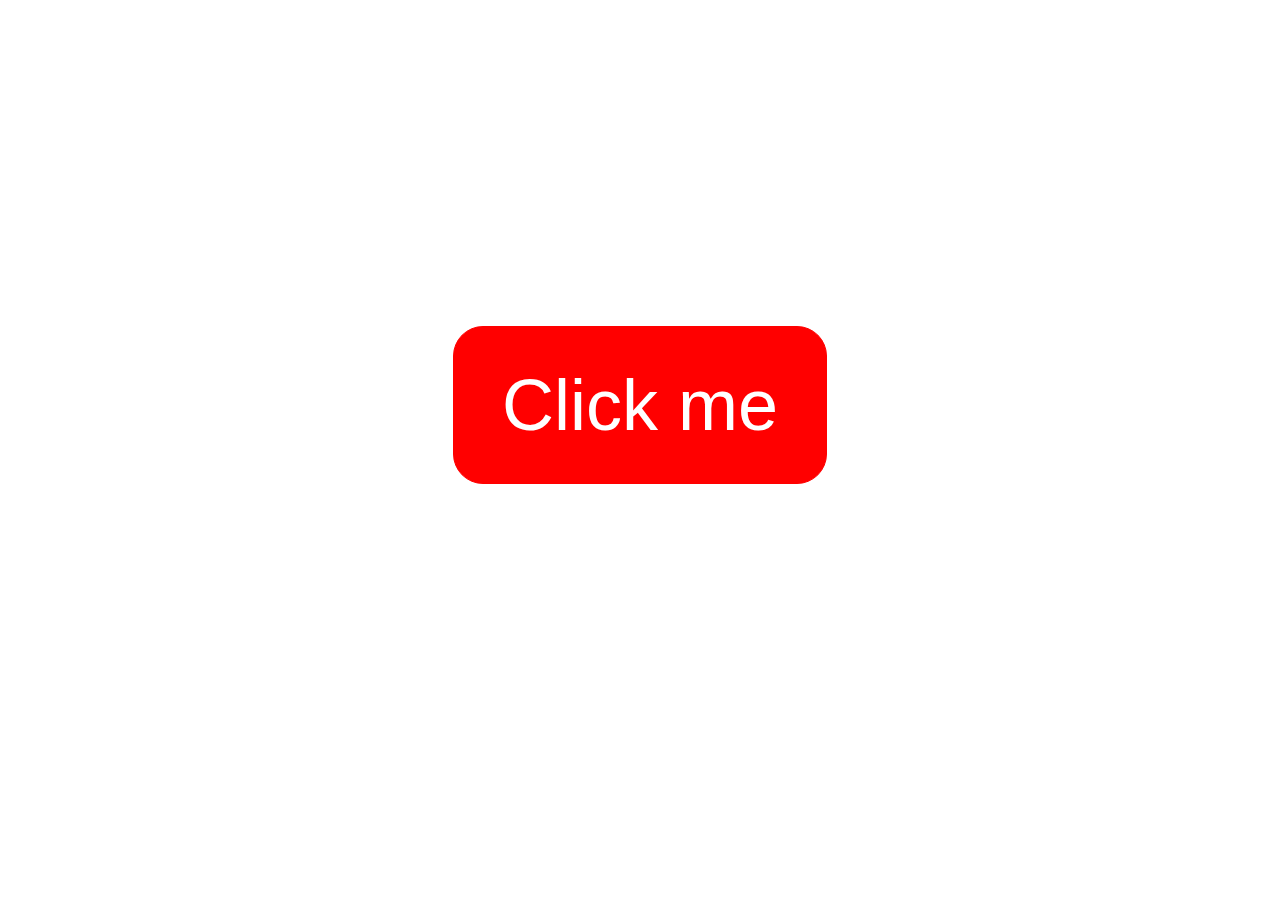
<file: index.html>
<!DOCTYPE html>
<html lang="en">

<head>
    <meta charset="UTF-8" />
    <meta name="viewport" content="width=device-width, initial-scale=1.0" />
    <title>Your title here</title>
    <link rel="stylesheet" href="css/reset.css" />
    <link rel="stylesheet" href="css/style.css" />
</head>

<body>
    <header class="header">
    </header>
    
    <main>
        <section class="section container">
            <!-- <button onclick="document.location='fuck.html'">Click me</button> -->
            <a href="fuck.html">
                <button>Click me</button>
            </a>
        </section>
    </main>

    <footer>
        
    </footer>
</body>

</html>
</file>
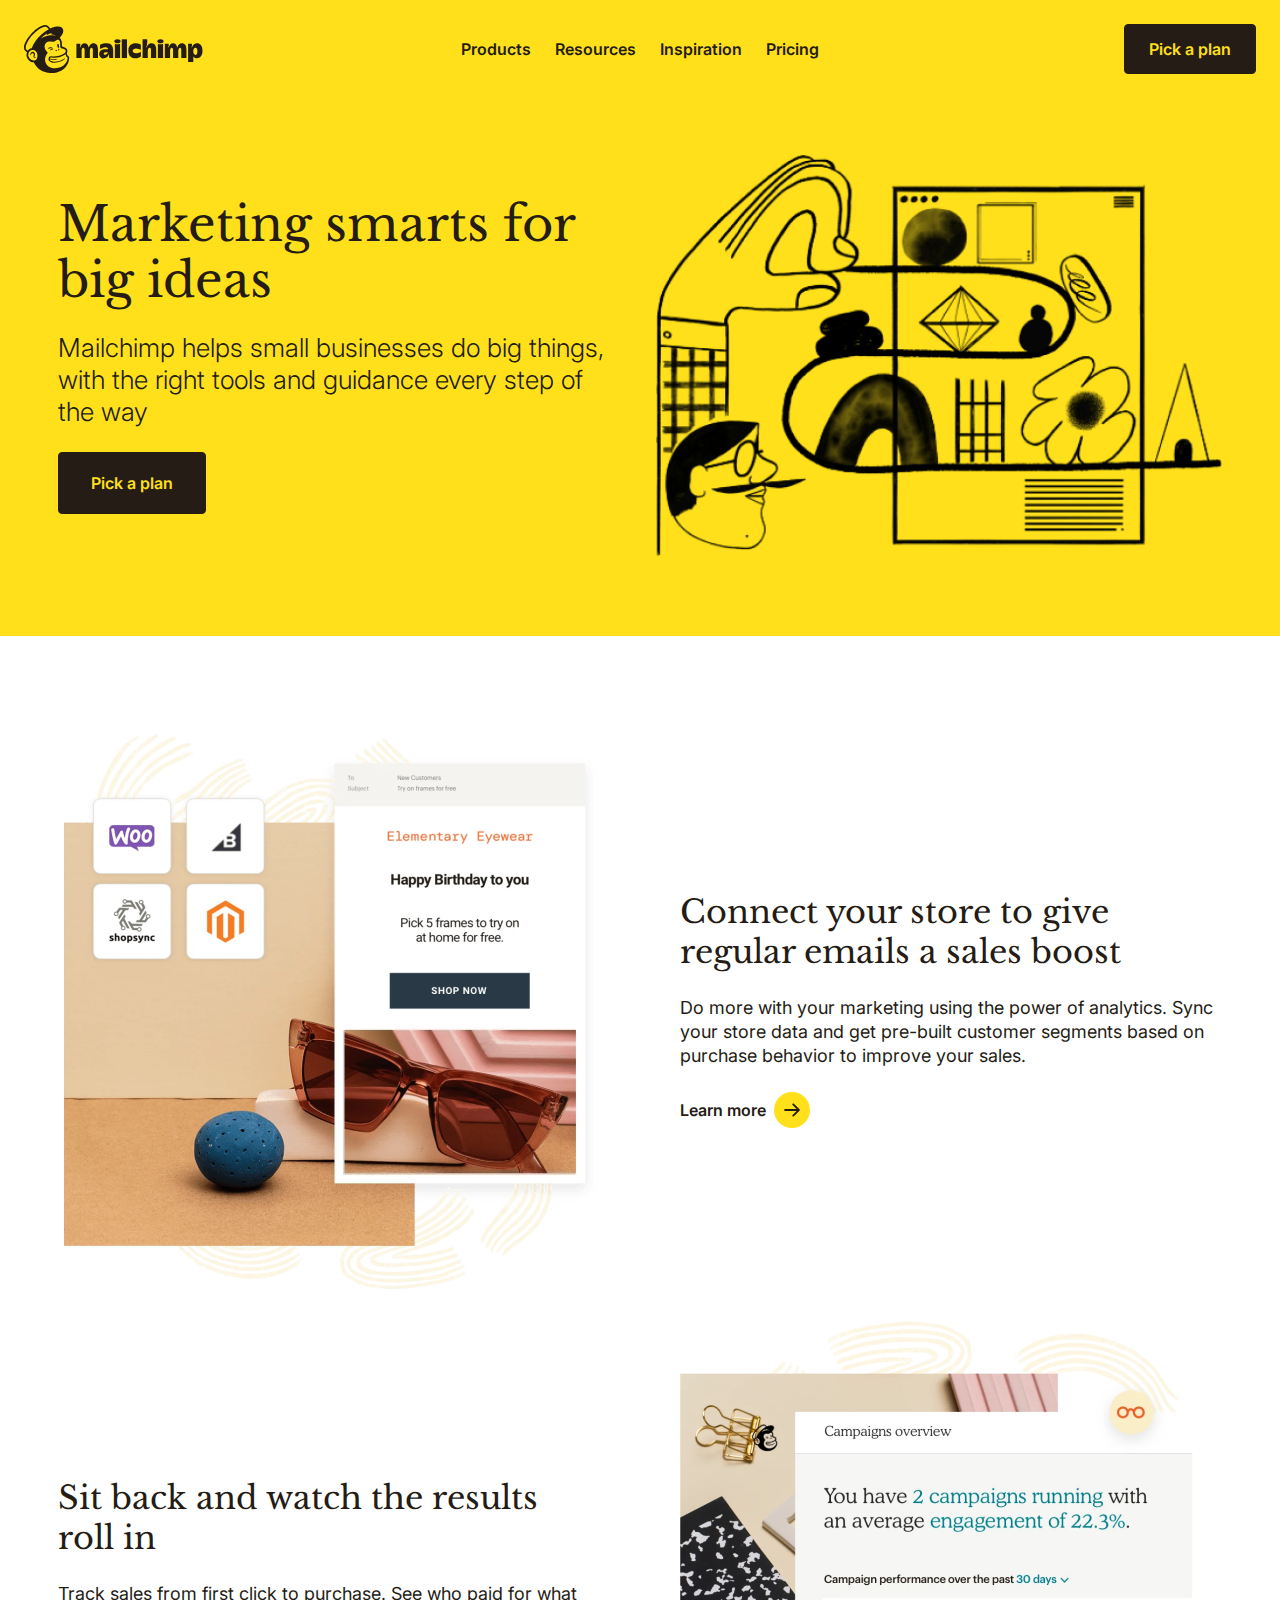
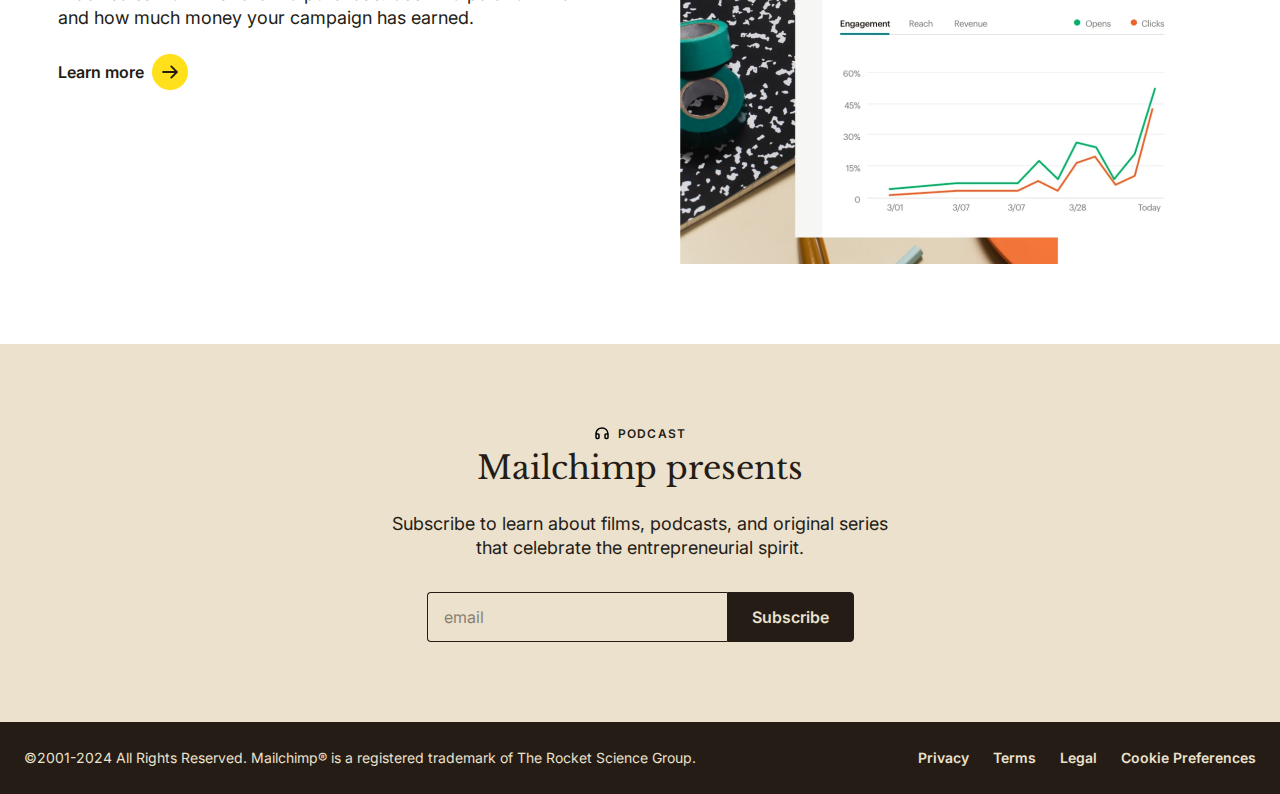
<file: MOCK-examen-2425-solution/index.html>
<!DOCTYPE html>
<html lang="en">

<head>
    <meta charset="UTF-8">
    <meta name="viewport" content="width=device-width, initial-scale=1.0">
    <title>Web 1 - Example exam</title>
    <link rel="preconnect" href="https://fonts.googleapis.com">
    <link rel="preconnect" href="https://fonts.gstatic.com" crossorigin>
    <link href="https://fonts.googleapis.com/css2?family=Inter:ital,opsz,wght@0,14..32,100..900;1,14..32,100..900&family=Libre+Baskerville:ital,wght@0,400;0,700;1,400&display=swap" rel="stylesheet">
    <link rel="stylesheet" href="css/reset.css">
    <link rel="stylesheet" href="css/style.css">
</head>

<body>
    <header class="header">
        <h1 class="logo">
            <a class="logo__link" href="#">
                <span class="visually-hidden">Mailchimp</span>
                <svg class="logo__svg" width="179" height="48" viewBox="0 0 179 48" fill="none" xmlns="http://www.w3.org/2000/svg">
                    <path d="M69.2192 18.3502C68.3404 18.3943 67.495 18.7005 66.7917 19.2293C66.0884 19.758 65.5596 20.4853 65.2732 21.3172C64.9822 21.9672 64.9012 22.4802 64.6652 22.4802C64.3332 22.4802 64.5712 22.0342 64.2992 21.0442C64.0918 20.2299 63.6053 19.5143 62.9244 19.022C62.2435 18.5296 61.4114 18.2919 60.5732 18.3502C58.1652 18.3502 57.1342 20.3842 56.6452 21.5022C56.3112 22.2662 56.3102 22.4802 56.0532 22.4802C55.6812 22.4802 55.9892 21.8732 56.1532 21.1602C56.3534 20.3486 56.3803 19.5039 56.2322 18.6812H52.4152V33.0332H57.6252V25.8922C57.6252 24.4832 58.2142 22.6922 59.2252 22.6922C60.3922 22.6922 60.6252 23.5922 60.6252 25.2482V33.0322H65.8562V25.8882C65.8562 24.6342 66.3682 22.6882 67.4632 22.6882C68.6462 22.6882 68.8562 23.9472 68.8562 25.2442V33.0252H73.9932V24.5852C73.9972 20.8472 72.6762 18.3502 69.2192 18.3502Z" fill="#241C15" />
                    <path d="M157.649 18.3502C156.77 18.3943 155.925 18.7005 155.222 19.2292C154.518 19.758 153.99 20.4852 153.703 21.3172C153.412 21.9672 153.331 22.4802 153.095 22.4802C152.763 22.4802 152.985 21.9132 152.729 21.0442C152.532 20.2241 152.048 19.5015 151.365 19.0073C150.681 18.5132 149.844 18.2801 149.003 18.3502C146.595 18.3502 145.564 20.3842 145.075 21.5022C144.741 22.2662 144.74 22.4802 144.483 22.4802C144.111 22.4802 144.419 21.8732 144.583 21.1602C144.783 20.3486 144.81 19.5039 144.662 18.6812H140.845V33.0332H146.055V25.8922C146.055 24.4832 146.644 22.6922 147.655 22.6922C148.822 22.6922 149.055 23.5922 149.055 25.2482V33.0322H154.286V25.8882C154.286 24.6342 154.798 22.6882 155.893 22.6882C157.076 22.6882 157.286 23.9472 157.286 25.2442V33.0252H162.423V24.5852C162.427 20.8472 161.106 18.3502 157.649 18.3502Z" fill="#241C15" />
                    <path d="M82.8922 18.3532C80.5282 18.3428 78.1899 18.8432 76.0372 19.8202V24.1332C76.0372 24.1332 79.2002 22.3152 81.7652 22.3152C83.8132 22.3152 84.0652 23.4152 83.9712 24.3362C83.1814 24.1986 82.3791 24.1463 81.5782 24.1802C77.3322 24.1802 75.1882 26.1102 75.1882 29.2042C75.1848 29.7755 75.2996 30.3413 75.5251 30.8662C75.7507 31.391 76.0822 31.8636 76.499 32.2544C76.9157 32.6451 77.4087 32.9456 77.947 33.1369C78.4853 33.3282 79.0573 33.4063 79.6272 33.3662C80.6097 33.4034 81.5806 33.1432 82.4128 32.6195C83.2449 32.0958 83.8997 31.3331 84.2912 30.4312C84.5682 29.7762 84.6192 29.3312 84.8682 29.3312C85.1522 29.3312 85.0572 29.6472 85.0432 30.2992C84.994 31.2152 85.0649 32.1336 85.2542 33.0312H89.1812V25.9682C89.1812 21.5622 87.6212 18.3532 82.8922 18.3532ZM81.6232 29.6782C80.3772 29.9662 79.7322 29.5782 79.7322 28.7562C79.7322 27.6252 80.9022 27.1722 82.5722 27.1722C83.3082 27.1722 84.0012 27.2352 84.0012 27.2352C83.8294 27.8029 83.5238 28.3211 83.1102 28.7462C82.6966 29.1713 82.187 29.4909 81.6242 29.6782H81.6232Z" fill="#241C15" />
                    <path d="M102.973 14.3352H97.7632V33.0352H102.973V14.3352Z" fill="#241C15" />
                    <path d="M108.708 25.8602C108.708 24.5702 109.908 23.3952 112.108 23.3952C113.792 23.4391 115.434 23.928 116.868 24.8122V19.8202C116.868 19.8202 115.344 18.3532 111.599 18.3532C107.651 18.3532 104.363 20.6632 104.363 25.6362C104.363 30.6092 107.347 33.3662 111.589 33.3662C113.51 33.3939 115.38 32.7502 116.877 31.5462V26.8052C115.472 27.7558 113.829 28.2954 112.133 28.3632C109.614 28.3622 108.708 27.2042 108.708 25.8602Z" fill="#241C15" />
                    <path d="M127.421 18.3532C124.405 18.3532 123.258 21.2112 123.026 21.7072C122.794 22.2032 122.68 22.4892 122.49 22.4832C122.161 22.4722 122.39 21.8742 122.519 21.4832C123.023 19.8595 123.278 18.1691 123.276 16.4692C123.32 15.7498 123.247 15.028 123.059 14.3322H118.559V33.0322H123.769V25.8912C123.769 24.7282 124.233 22.6912 125.545 22.6912C126.632 22.6912 126.973 23.4972 126.973 25.1192V33.0282H132.183V25.4282C132.186 21.7542 131.575 18.3532 127.421 18.3532Z" fill="#241C15" />
                    <path d="M133.879 18.7002V33.0362H139.089V18.7002C138.277 19.0798 137.385 19.2555 136.489 19.2122C135.591 19.2541 134.695 19.0784 133.879 18.7002Z" fill="#241C15" />
                    <path d="M136.468 18.3522C138.229 18.3522 139.657 17.4205 139.657 16.2712C139.657 15.1219 138.229 14.1902 136.468 14.1902C134.707 14.1902 133.279 15.1219 133.279 16.2712C133.279 17.4205 134.707 18.3522 136.468 18.3522Z" fill="#241C15" />
                    <path d="M90.8672 18.7002V33.0362H96.0772V18.7002C95.265 19.0798 94.3726 19.2555 93.4772 19.2122C92.5787 19.2541 91.6833 19.0784 90.8672 18.7002Z" fill="#241C15" />
                    <path d="M93.4572 18.3522C95.2184 18.3522 96.6462 17.4205 96.6462 16.2712C96.6462 15.1219 95.2184 14.1902 93.4572 14.1902C91.6959 14.1902 90.2682 15.1219 90.2682 16.2712C90.2682 17.4205 91.6959 18.3522 93.4572 18.3522Z" fill="#241C15" />
                    <path d="M172.777 18.3502C171.807 18.3735 170.867 18.686 170.076 19.2476C169.285 19.8092 168.68 20.5943 168.338 21.5022C167.985 22.2582 168.003 22.4802 167.746 22.4802C167.374 22.4802 167.682 21.8732 167.846 21.1602C168.046 20.3486 168.073 19.5039 167.925 18.6812H164.108V36.9991H169.318V31.1922C169.659 31.8334 170.165 32.372 170.784 32.7523C171.402 33.1326 172.111 33.3407 172.837 33.3552C176.604 33.3552 178.501 30.1671 178.501 25.8611C178.505 20.9771 176.235 18.3502 172.777 18.3502ZM171.347 29.9502C170.147 29.9502 169.273 28.4352 169.273 26.3232C169.273 24.2722 170.173 22.6971 171.306 22.6971C172.756 22.6971 173.374 24.0272 173.374 26.3232C173.374 28.7142 172.804 29.9521 171.347 29.9521V29.9502Z" fill="#241C15" />
                    <path d="M34.0142 22.6852C34.3441 22.6425 34.6782 22.6425 35.0082 22.6852C35.2017 22.0744 35.2187 21.4213 35.0572 20.8012C34.8182 19.6592 34.4952 18.9682 33.8282 19.0752C33.1612 19.1822 33.1362 20.0102 33.3752 21.1522C33.4744 21.7035 33.6924 22.2267 34.0142 22.6852Z" fill="#241C15" />
                    <path d="M28.2842 23.5893C28.7622 23.7983 29.0552 23.9372 29.1702 23.8162C29.2442 23.7402 29.2222 23.5962 29.1082 23.4092C28.8006 22.9661 28.3718 22.621 27.8732 22.4152C27.3394 22.1943 26.7578 22.1144 26.1843 22.1832C25.6107 22.252 25.0645 22.4673 24.5982 22.8083C24.2782 23.0423 23.9762 23.3663 24.0192 23.5633C24.0332 23.6273 24.0812 23.6742 24.1932 23.6902C24.9316 23.4815 25.6811 23.3146 26.4382 23.1902C27.0769 23.1702 27.7108 23.3073 28.2842 23.5893Z" fill="#241C15" />
                    <path d="M27.3232 24.1362C26.8886 24.1824 26.4768 24.354 26.1382 24.6303C25.9814 24.7442 25.8741 24.9138 25.8382 25.1043C25.8374 25.1255 25.8412 25.1466 25.8495 25.1661C25.8578 25.1856 25.8704 25.2031 25.8862 25.2173C25.9136 25.2422 25.9492 25.256 25.9862 25.2563C26.1425 25.2333 26.2953 25.191 26.4412 25.1303C27.0789 24.8901 27.7677 24.8185 28.4412 24.9222C28.7542 24.9572 28.9012 24.9772 28.9702 24.8692C28.9879 24.838 28.9957 24.8022 28.9925 24.7664C28.9893 24.7307 28.9752 24.6968 28.9522 24.6693C28.7458 24.4528 28.489 24.2908 28.2047 24.1978C27.9205 24.1048 27.6176 24.0837 27.3232 24.1362Z" fill="#241C15" />
                    <path d="M32.0792 26.1492C32.1984 26.1667 32.3202 26.151 32.431 26.1036C32.5418 26.0562 32.6374 25.979 32.7071 25.8807C32.7767 25.7824 32.8179 25.6666 32.8258 25.5464C32.8338 25.4261 32.8083 25.306 32.7523 25.1993C32.6962 25.0926 32.6117 25.0035 32.5081 24.9419C32.4045 24.8803 32.2859 24.8486 32.1653 24.8502C32.0448 24.8519 31.9271 24.8868 31.8253 24.9513C31.7234 25.0157 31.6413 25.107 31.5882 25.2152C31.4372 25.5232 31.6522 25.9412 32.0792 26.1492Z" fill="#241C15" />
                    <path d="M34.7942 23.7762C34.4512 23.7702 34.1662 24.1472 34.1582 24.6182C34.1502 25.0892 34.4222 25.4752 34.7652 25.4802C35.1082 25.4852 35.3932 25.1092 35.4012 24.6392C35.4092 24.1692 35.1372 23.7822 34.7942 23.7762Z" fill="#241C15" />
                    <path d="M11.7472 32.2602C11.6622 32.1532 11.5212 32.1862 11.3862 32.2172C11.2819 32.2457 11.1743 32.2608 11.0662 32.2622C10.9513 32.2646 10.8376 32.2385 10.7354 32.1861C10.6331 32.1338 10.5454 32.0568 10.4802 31.9622C10.4027 31.8047 10.3645 31.6307 10.3689 31.4551C10.3732 31.2796 10.42 31.1078 10.5052 30.9542C10.5282 30.8992 10.5562 30.8372 10.5862 30.7702C10.8231 30.3775 10.9662 29.9354 11.0042 29.4784C11.0422 29.0213 10.9741 28.5616 10.8052 28.1352C10.6379 27.7878 10.3871 27.4873 10.0752 27.2604C9.76341 27.0336 9.40024 26.8875 9.0182 26.8352C8.65739 26.7896 8.2909 26.8301 7.9488 26.9535C7.6067 27.0769 7.29875 27.2797 7.05021 27.5452C6.75498 27.8599 6.53561 28.238 6.40891 28.6505C6.28222 29.063 6.25152 29.499 6.31919 29.9252C6.37319 30.0722 6.4572 30.1132 6.5192 30.1252C6.6482 30.1422 6.83921 30.0482 6.95921 29.7252C6.96821 29.7022 6.9792 29.6662 6.9932 29.6252C7.06615 29.3658 7.17201 29.1168 7.30821 28.8842C7.40479 28.7329 7.53061 28.6025 7.67829 28.5005C7.82597 28.3985 7.99252 28.327 8.16819 28.2902C8.34787 28.2519 8.53339 28.2498 8.71388 28.2841C8.89436 28.3185 9.06619 28.3886 9.21922 28.4902C9.47747 28.6607 9.66908 28.915 9.76179 29.2103C9.8545 29.5055 9.84262 29.8237 9.72819 30.1112C9.54633 30.5696 9.45597 31.0591 9.4622 31.5522C9.44851 31.9147 9.57297 32.2688 9.8104 32.543C10.0478 32.8172 10.3805 32.9909 10.7412 33.0292C10.9436 33.0479 11.1472 33.0099 11.3292 32.9192C11.5111 32.8286 11.6642 32.6891 11.7712 32.5162C11.7945 32.4764 11.8048 32.4303 11.8005 32.3843C11.7962 32.3384 11.7775 32.295 11.7472 32.2602Z" fill="#241C15" />
                    <path d="M43.4522 30.3912C43.4312 30.3172 43.2952 29.8192 43.1082 29.2192C43.0009 28.8715 42.8737 28.5303 42.7272 28.1972C43.2905 27.4175 43.5287 26.4493 43.3912 25.4972C43.2785 24.7634 42.9299 24.0863 42.3982 23.5682C41.3913 22.7116 40.1894 22.1154 38.8982 21.8322C38.7032 21.7772 38.0622 21.6012 38.0052 21.5842C38.0052 21.5472 37.9582 19.4792 37.9192 18.5912C37.9027 17.7008 37.7703 16.8164 37.5252 15.9602C37.221 14.7319 36.5917 13.6082 35.7032 12.7072C37.9272 10.4022 39.3152 7.86223 39.3122 5.68423C39.3062 1.49423 34.1602 0.227225 27.8202 2.85222L26.4772 3.4222C26.4712 3.4162 24.0482 1.03922 24.0122 1.00722C16.7832 -5.29878 -5.8198 19.8252 1.4072 25.9272L2.98619 27.2652C2.56012 28.4088 2.40972 29.6366 2.5472 30.8492C2.76095 32.6132 3.63185 34.2319 4.98619 35.3822C6.29961 36.5765 7.99769 37.2602 9.77219 37.3092C12.5842 43.7892 19.0102 47.7652 26.5442 47.9892C34.6252 48.2292 41.4092 44.4372 44.2522 37.6252C44.8219 36.1771 45.1513 34.6456 45.2272 33.0912C45.2212 31.1842 44.1402 30.3912 43.4522 30.3912ZM10.3872 35.4912C10.1398 35.5328 9.88899 35.5505 9.6382 35.5442C8.33042 35.4512 7.09216 34.92 6.12342 34.0366C5.15468 33.1531 4.51201 31.9689 4.2992 30.6752C4.0092 27.7942 5.48119 25.5752 8.08719 25.0522C8.44723 24.9811 8.81471 24.9549 9.1812 24.9742C10.6412 25.0542 12.7932 26.1742 13.2812 29.3562C13.7202 32.1732 13.0292 35.0412 10.3882 35.4912H10.3872ZM7.6612 23.3292C6.07799 23.6223 4.67041 24.5186 3.73519 25.8292C3.12255 25.3553 2.56326 24.8161 2.06719 24.2212C0.667188 21.5702 3.59019 16.4212 5.63019 13.5072C10.6702 6.31522 18.5632 0.871213 22.2182 1.85921C22.8122 2.02721 24.7792 4.30822 24.7792 4.30822C22.302 5.72716 19.9473 7.34974 17.7392 9.1592C13.1354 12.8606 9.64628 17.7655 7.6612 23.3292ZM33.2822 34.4142C33.3092 34.4019 33.3318 34.3816 33.3469 34.356C33.3619 34.3304 33.3686 34.3008 33.3662 34.2712C33.3624 34.2357 33.3447 34.2031 33.317 34.1807C33.2892 34.1582 33.2537 34.1476 33.2182 34.1512C30.7141 34.4509 28.1747 34.1927 25.7822 33.3952C26.1752 32.1162 27.2222 32.5782 28.8032 32.7062C31.2611 32.8518 33.7261 32.5855 36.0962 31.9182C38.0646 31.3559 39.913 30.4366 41.5492 29.2062C41.9095 30.0381 42.1655 30.9114 42.3112 31.8062C42.5867 31.7656 42.8678 31.817 43.1112 31.9522C43.4552 32.1642 43.7112 32.6042 43.5352 33.7422C43.2061 35.802 42.2353 37.7054 40.7612 39.1812C39.8125 40.208 38.6835 41.052 37.4302 41.6712C36.7323 42.0381 36.0047 42.3455 35.2552 42.5902C29.5292 44.4602 23.6682 42.4042 21.7792 37.9902C21.6258 37.653 21.4991 37.3043 21.4002 36.9472C20.9834 35.4601 20.9496 33.8918 21.3019 32.3881C21.6542 30.8845 22.3812 29.4944 23.4152 28.3472C23.5661 28.2169 23.6613 28.0336 23.6812 27.8352C23.6627 27.6563 23.5909 27.487 23.4752 27.3492C22.7272 26.2652 20.1382 24.4172 20.6582 20.8422C20.8023 19.6839 21.3574 18.6157 22.2225 17.8321C23.0876 17.0484 24.2053 16.6014 25.3722 16.5722L25.9032 16.6032C26.8112 16.6572 27.6032 16.7732 28.3502 16.8032C29.02 16.8627 29.6949 16.7835 30.3327 16.5705C30.9705 16.3575 31.5576 16.0153 32.0572 15.5652C32.4431 15.1672 32.9359 14.8894 33.4762 14.7652C33.6529 14.7191 33.8359 14.7012 34.0182 14.7122C34.3434 14.7249 34.659 14.8258 34.9312 15.0042C35.9992 15.7152 36.1502 17.4362 36.2062 18.6942C36.2372 19.4132 36.3242 21.1512 36.3542 21.6502C36.4222 22.7912 36.7222 22.9502 37.3292 23.1502C37.6702 23.2622 37.9872 23.3502 38.4542 23.4772C39.4748 23.6816 40.4295 24.1339 41.2342 24.7942C41.5073 25.0612 41.6854 25.4104 41.7412 25.7882C41.9082 27.0042 40.7972 28.5062 37.8572 29.8702C34.7755 31.2209 31.3996 31.7614 28.0502 31.4402L27.1062 31.3332C24.9512 31.0432 23.7222 33.8282 25.0152 35.7332C25.8492 36.9632 28.1152 37.7632 30.3902 37.7632C35.5982 37.7632 39.6012 35.5402 41.0902 33.6192C41.1328 33.5647 41.1725 33.5079 41.2092 33.4492C41.2822 33.3382 41.2222 33.2782 41.1302 33.3402C39.9142 34.1722 34.5102 37.4772 28.7302 36.4832C28.2721 36.4025 27.8222 36.2803 27.3862 36.1182C26.9678 36.0021 26.5885 35.7751 26.2884 35.4613C25.9883 35.1475 25.7785 34.7584 25.6812 34.3352C30.3452 35.7782 33.2822 34.4142 33.2822 34.4142ZM16.9702 13.4842C18.6473 11.507 20.6716 9.85288 22.9432 8.6032C22.9578 8.59718 22.9739 8.59573 22.9893 8.59905C23.0048 8.60237 23.0188 8.6103 23.0297 8.62179C23.0405 8.63328 23.0476 8.6478 23.05 8.66341C23.0525 8.67902 23.0501 8.69499 23.0432 8.70922C22.8014 9.13513 22.6149 9.59014 22.4882 10.0632C22.4847 10.079 22.486 10.0955 22.4919 10.1105C22.4978 10.1256 22.5081 10.1385 22.5215 10.1476C22.5348 10.1568 22.5506 10.1617 22.5667 10.1618C22.5829 10.1619 22.5987 10.1572 22.6122 10.1482C24.1846 9.11663 25.9836 8.48149 27.8552 8.2972C27.8725 8.29675 27.8895 8.3017 27.9038 8.31136C27.9181 8.32102 27.9291 8.33491 27.9351 8.3511C27.9412 8.36728 27.942 8.38494 27.9376 8.40163C27.9331 8.41832 27.9235 8.43321 27.9102 8.4442C27.6 8.68276 27.3226 8.96116 27.0852 9.27221C27.0763 9.28402 27.0709 9.29809 27.0695 9.3128C27.0682 9.3275 27.0709 9.3423 27.0774 9.35555C27.0839 9.36881 27.094 9.37998 27.1065 9.38787C27.119 9.39575 27.1334 9.40001 27.1482 9.4002C28.6768 9.45203 30.1746 9.8446 31.5322 10.5492C31.6142 10.5952 31.5552 10.7492 31.4642 10.7332C28.8492 10.1436 26.135 10.1508 23.5232 10.7542C21.209 11.276 19.0188 12.244 17.0752 13.6042C17.0589 13.614 17.0397 13.6178 17.0209 13.6148C17.0022 13.6119 16.985 13.6024 16.9725 13.5881C16.96 13.5738 16.9529 13.5556 16.9525 13.5366C16.9521 13.5176 16.9583 13.4991 16.9702 13.4842Z" fill="#241C15" />
                </svg>
            </a>
        </h1>
        <nav class="nav">
            <ul class="nav__list">
                <li class="nav__item"><a class="nav__link" href="#">Products</a></li>
                <li class="nav__item"><a class="nav__link" href="#">Resources</a></li>
                <li class="nav__item"><a class="nav__link" href="#">Inspiration</a></li>
                <li class="nav__item"><a class="nav__link" href="#">Pricing</a></li>
            </ul>
        </nav>
        <a class="header__button button" href="#">
            Pick a plan
        </a>
    </header>
    
    <main>
        <section>
            <header class="intro">
                <div class="intro__container container">
                    <div class="intro__content">
                        <h2>Marketing smarts for big ideas</h2>
                        <p class="intro__text">Mailchimp helps small businesses do big things, with the right tools and guidance every step of the way</p>
                        <a class="button button--lg" href="#">
                            Pick a plan
                        </a>
                    </div>
                    <img class="intro__visual" src="assets/img/intro.png" alt="Intro visual" width="574">
                </div>
            </header>
            <div class="content">
                <section class="feature">
                    <div class="feature__container container">
                        <img class="feature__img" src="assets/img/feature-1.png" alt="Feature 1 visual" width="542">
                        <div class="feature__content">
                            <h3>Connect your store to give regular emails a sales boost</h3>
                            <p class="feature__text">
                                Do more with your marketing using the power of analytics. Sync your store data and get pre-built customer segments based on purchase behavior to improve your sales.
                            </p>
                            <a class="arrow" href="#">
                                Learn more
                                <svg class="arrow__icon" width="20" height="20" viewBox="0 0 20 20" fill="none" xmlns="http://www.w3.org/2000/svg">
                                    <path d="M17.5383 10.6633L11.9133 16.2883C11.7372 16.4644 11.4983 16.5634 11.2492 16.5634C11.0001 16.5634 10.7613 16.4644 10.5852 16.2883C10.409 16.1122 10.3101 15.8733 10.3101 15.6242C10.3101 15.3752 10.409 15.1363 10.5852 14.9602L14.6094 10.9375H3.125C2.87636 10.9375 2.6379 10.8387 2.46209 10.6629C2.28627 10.4871 2.1875 10.2487 2.1875 10C2.1875 9.75137 2.28627 9.51292 2.46209 9.3371C2.6379 9.16129 2.87636 9.06252 3.125 9.06252H14.6094L10.5867 5.03751C10.4106 4.86139 10.3117 4.62252 10.3117 4.37345C10.3117 4.12438 10.4106 3.88551 10.5867 3.70939C10.7628 3.53327 11.0017 3.43433 11.2508 3.43433C11.4999 3.43433 11.7387 3.53327 11.9148 3.70939L17.5398 9.33439C17.6273 9.4216 17.6966 9.52523 17.7438 9.63931C17.7911 9.75339 17.8153 9.87569 17.8152 9.99917C17.815 10.1226 17.7905 10.2449 17.743 10.3589C17.6955 10.4728 17.6259 10.5763 17.5383 10.6633Z" fill="#241C15" />
                                </svg>

                            </a>
                        </div>
                    </div>
                </section>
                <section class="feature">
                    <div class="feature__container container">
                        <img class="feature__img feature__img--col2" src="assets/img/feature-2.png" alt="Feature 2 visual" width="542">
                        <div class="feature__content">
                            <h3>Sit back and watch the results roll in</h3>
                            <p class="feature__text">
                                Track sales from first click to purchase. See who paid for what and how much money your campaign has earned.
                            </p>
                            <a class="arrow" href="#">
                                Learn more
                                <svg class="arrow__icon" width="20" height="20" viewBox="0 0 20 20" fill="none" xmlns="http://www.w3.org/2000/svg">
                                    <path d="M17.5383 10.6633L11.9133 16.2883C11.7372 16.4644 11.4983 16.5634 11.2492 16.5634C11.0001 16.5634 10.7613 16.4644 10.5852 16.2883C10.409 16.1122 10.3101 15.8733 10.3101 15.6242C10.3101 15.3752 10.409 15.1363 10.5852 14.9602L14.6094 10.9375H3.125C2.87636 10.9375 2.6379 10.8387 2.46209 10.6629C2.28627 10.4871 2.1875 10.2487 2.1875 10C2.1875 9.75137 2.28627 9.51292 2.46209 9.3371C2.6379 9.16129 2.87636 9.06252 3.125 9.06252H14.6094L10.5867 5.03751C10.4106 4.86139 10.3117 4.62252 10.3117 4.37345C10.3117 4.12438 10.4106 3.88551 10.5867 3.70939C10.7628 3.53327 11.0017 3.43433 11.2508 3.43433C11.4999 3.43433 11.7387 3.53327 11.9148 3.70939L17.5398 9.33439C17.6273 9.4216 17.6966 9.52523 17.7438 9.63931C17.7911 9.75339 17.8153 9.87569 17.8152 9.99917C17.815 10.1226 17.7905 10.2449 17.743 10.3589C17.6955 10.4728 17.6259 10.5763 17.5383 10.6633Z" fill="#241C15" />
                                </svg>

                            </a>
                        </div>
                    </div>
                </section>
            </div>
        </section>
        <section class="podcast">
            <div class="container podcast__container">
                <header class="podcast__header">
                    <p class="eyebrow">
                        <svg class="eyebrow__icon" xmlns="http://www.w3.org/2000/svg" width="16" height="16" fill="#000000" viewBox="0 0 256 256">
                            <path d="M204.73,51.85A108.07,108.07,0,0,0,20,128v56a28,28,0,0,0,28,28H64a28,28,0,0,0,28-28V144a28,28,0,0,0-28-28H44.84A84.05,84.05,0,0,1,128,44h.64a83.7,83.7,0,0,1,82.52,72H192a28,28,0,0,0-28,28v40a28,28,0,0,0,28,28h16a28,28,0,0,0,28-28V128A107.34,107.34,0,0,0,204.73,51.85ZM64,140a4,4,0,0,1,4,4v40a4,4,0,0,1-4,4H48a4,4,0,0,1-4-4V140Zm148,44a4,4,0,0,1-4,4H192a4,4,0,0,1-4-4V144a4,4,0,0,1,4-4h20Z"></path>
                        </svg>
                        Podcast
                    </p>
                    <h2 class="h3">Mailchimp presents</h2>
                </header>
                <p class="podcast__text">
                    Subscribe to learn about films, podcasts, and original series that celebrate the entrepreneurial spirit.
                </p>
                <div class="subscribe">
                    <form class="subscribe__form" action="#">
                        <label class="visually-hidden" for="email">Your email</label>
                        <input class="subscribe__input" type="email" id="email" placeholder="email">
                        <button class="subscribe__button button">Subscribe</button>
                    </form>
                </div>
            </div>
        </section>
    </main>
    <footer class="footer">

        <div class="footer__copy">
            <p>
                &copy;2001-2024 All Rights Reserved. Mailchimp&reg; is a registered trademark of The Rocket Science Group.
            </p>
            <ul class="footer__terms">
                <li>
                    <a class="footer__terms-link" href="#">Privacy</a>
                </li>
                <li>
                    <a class="footer__terms-link" href="#">Terms</a>
                </li>
                <li>
                    <a class="footer__terms-link" href="#">Legal</a>
                </li>
                <li>
                    <a class="footer__terms-link" href="#">Cookie Preferences</a>
                </li>
            </ul>
        </div>
    </footer>
</body>

</html>
</file>
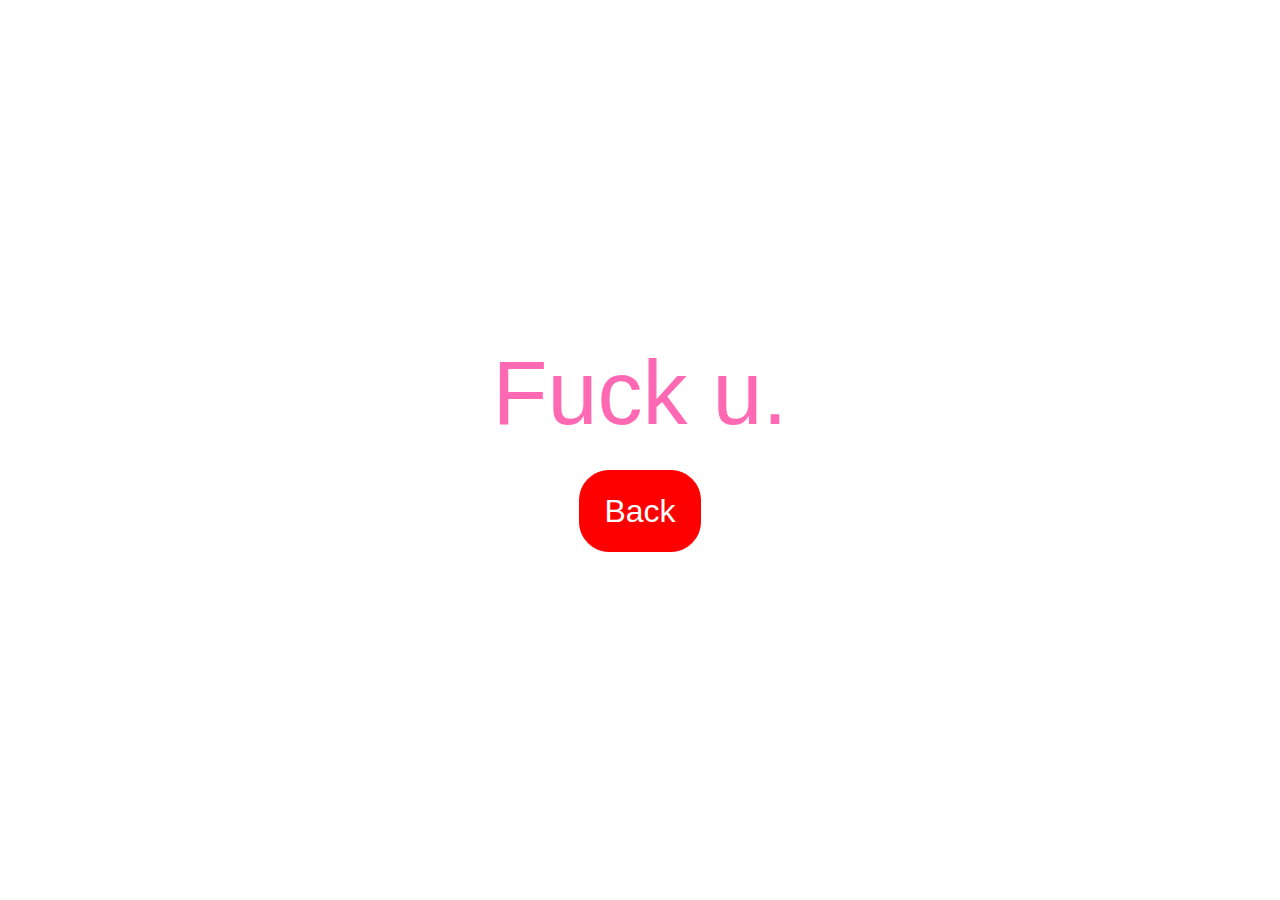
<file: fuck.html>
<!DOCTYPE html>
<html lang="en">

<head>
    <meta charset="UTF-8" />
    <meta name="viewport" content="width=device-width, initial-scale=1.0" />
    <title>Your title here</title>
    <link rel="stylesheet" href="css/reset.css" />
    <link rel="stylesheet" href="css/style.css" />
</head>

<body>
    <header class="header">
    </header>
    
    <main>
        <section class="section">
            <p class="fuck-u">Fuck u.</p>
            <a href="index.html">
                <button class="back">Back</button>
            </a>
        </section>
    </main>

    <footer>
        
    </footer>
</body>

</html>
</file>
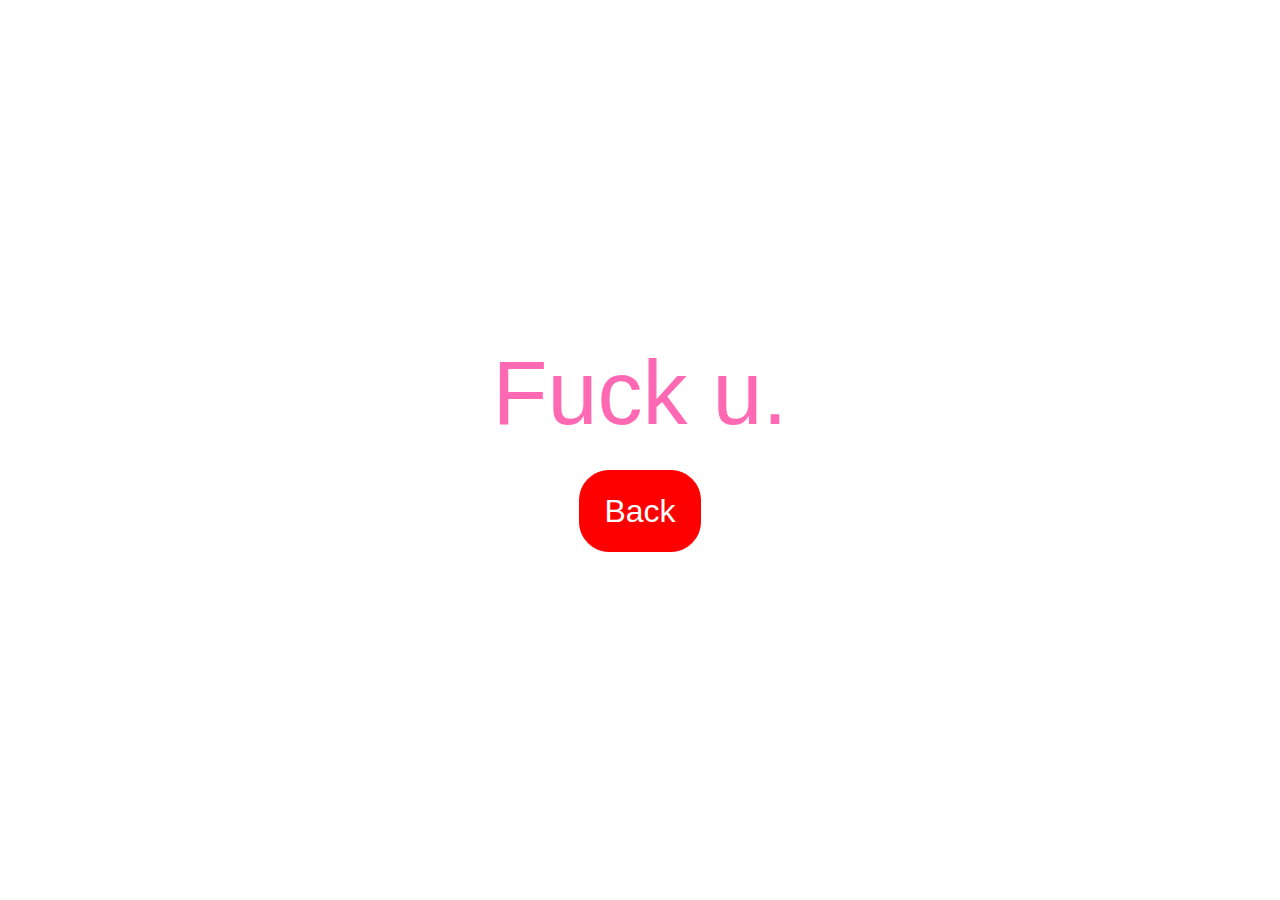
<file: index copy.html>
<!DOCTYPE html>
<html lang="en">

<head>
    <meta charset="UTF-8" />
    <meta name="viewport" content="width=device-width, initial-scale=1.0" />
    <title>Your title here</title>
    <link rel="stylesheet" href="css/reset.css" />
    <link rel="stylesheet" href="css/style.css" />
</head>

<body>
    <header class="header">
    </header>
    
    <main>
        <section class="section">
            <p class="fuck-u">Fuck u.</p>
            <a href="/test/index.html">
                <button class="back">Back</button>
            </a>
        </section>
    </main>

    <footer>
        
    </footer>
</body>

</html>
</file>
<file: css/style.css>
:root {
    /* colors */
    --Yellow: #FFE01B;
    --Antique-White: #EBE1CD;
    --Black: #241C15;
    --White: white;

    /* spacing */
    --space-1: .5rem;
    /* 8px */
    --space-2: .75rem;
    /* 12px */
    --space-3: 1rem;
    /* 16px */
    --space-4: 1.125rem;
    /* 18px */
    --space-5: 1.5rem;
    /* 24px */
    --space-6: 2rem;
    /* 32px */
    --space-7: 3rem;
    /* 48px */
    --space-8: 3.5rem;
    /* 56px */
    --space-9: 5rem;
    /* 80px */

    /* font weights */
    --font-weight-light: 300;
    --font-weight-regular: 400;
    --font-weight-bold: 600;

    /* font sizes */
    --font-size-xx-small: 0.75rem;
    /* 12px */
    --font-size-x-small: 0.875rem;
    /* 14px */
    --font-size-small: 1rem;
    /* 16px */
    --font-size-normal: 1.125rem;
    /* 18px */
    --font-size-large: 1.625rem;
    /* 26px */
    --font-size-x-large: 2rem;
    /* 32px */
    --font-size-xx-large: 3rem;
    /* 48px */

}

*,
*:before,
*:after {
    box-sizing: border-box;
}

/* Basic default styling  */

body {
    font-family: "Inter", sans-serif;
    font-optical-sizing: auto;
    color: var(--black);
    -webkit-font-smoothing: antialiased;
    -moz-osx-font-smoothing: grayscale;
}

svg,
img {
    max-width: 100%;
    height: auto;
    display: block;
}


h1,
h2,
h3,
h4,
h5,
h6 {
    font-family: Arial, Helvetica, sans-serif;
}

input,
button {
    font-family: Arial, Helvetica, sans-serif;
    font-size: var(--font-size-small);
    line-height: 1.5;
    border: none;
    padding: 0;
    margin: 0;
    display: inline-block;
}

::placeholder {
    color: var(--black);
    opacity: 0.5;
}

.container {
    max-width: 90vh;
    max-height: 90vh;
    margin: 0 auto;
}

.visually-hidden {
    position: absolute;
    width: 1px;
    height: 1px;
    padding: 0;
    margin: -1px;
    overflow: hidden;
    clip: rect(0, 0, 0, 0);
    border: 0;
}

/* Specific component classes */

.section{
    display: flex;
    flex-direction: column;
    justify-content: center;
    align-items: center;
    height: 100vh;
    gap: var(--space-6);
}

button{
    display:block;
    background-color: red;
    font-size: 8vh;
    padding: var(--space-5) var(--space-7);
    border-radius: 30px;
    border: 1px solid red;
    color: white;
}

.section > a{
    text-decoration: none;
}

button:hover{
    background-color: white;
    border: 1px solid red;
    color: red;
}

.fuck-u{
    color: hotpink;
    font-size: 10vh;
}

.back{
    padding: var(--space-3) var(--space-5);
    font-size: var(--font-size-x-large);
}
</file>
<file: MOCK-examen-2425-solution/css/style.css>
:root {
    /* colors */
    --gold: #FFE01B;
    --antiquewhite: #EBE1CD;
    --black: #241C15;
    --white: white;

    /* spacing */
    /* 8px */
    --space-1: .5rem;
    /* 12px */
    --space-2: .75rem;
    /* 16px */
    --space-3: 1rem;
    /* 18px */
    --space-4: 1.125rem;
    /* 24px */
    --space-5: 1.5rem;
    /* 32px */
    --space-6: 2rem;
    /* 48px */
    --space-7: 3rem;
    /* 56px */
    --space-8: 3.5rem;
    /* 80px */
    --space-9: 5rem;

    /* font weights */
    --font-weight-light: 300;
    --font-weight-bold: 600;

    /* font sizes */
    /* 12px */
    --font-size-xx-small: 0.75rem;
    /* 14px */
    --font-size-x-small: 0.875rem;
    /* 16px */
    --font-size-small: 1rem;
    /* 18px */
    --font-size-normal: 1.125rem;
    /* 26px */
    --font-size-large: 1.625rem;
    /* 32px */
    --font-size-x-large: 2rem;
    /* 48px */
    --font-size-xx-large: 3rem;
}

/* Set the box-sizing property for all elements */

*,
*:before,
*:after {
    box-sizing: border-box;
}

/* Basic default styling  */

body {
    font-family: "Inter", sans-serif;
    font-optical-sizing: auto;
    line-height: 1.5;
    /* Set the default text color */
    color: var(--black);
    /* Optional: add a background color that fills the whole page */
    /* background-color: #333; */
    /* Optional: font-smoothing */
    -webkit-font-smoothing: antialiased;
    -moz-osx-font-smoothing: grayscale;
}

/* fluid images and svg */

img, svg {
    max-width: 100%;
    height: auto;
    display: block;
}

/* Default typography styling, add more styling like font-family here */

h1,
h2,
h3,
.h3,
h4,
h5,
h6 {
    font-family: "Libre Baskerville", serif;
}

h2 {
    font-size: var(--font-size-xx-large);
    line-height: 3.5rem;
}

h3,
.h3 {
    font-size: var(--font-size-x-large);
    line-height: 2.5rem;
}

input, button {
    font-family: "Inter", sans-serif;
    font-size: var(--font-size-small);
    line-height: 1.5;
    /* reset the default button styling */
    border: none;
    padding: 0;
    margin: 0;
    /* Make them block to avoid extra space */
    display: inline-block;
}

/* Placeholder: the text that is shown before user types in the input field */
::placeholder {
    color: var(--black);
    opacity: 0.5;
}

/* Container class to center all elements that are inside in the middle */

.container {
    /* Make this value as big as you want */
    /* In this case: 1164px */
    max-width: 72.75rem;
    /* Center the container */
    margin: 0 auto;
}

/* visually hidden class */

.visually-hidden {
    position: absolute;
    width: 1px;
    height: 1px;
    padding: 0;
    margin: -1px;
    overflow: hidden;
    clip: rect(0, 0, 0, 0);
    border: 0;
}

/* Specific component classes */

.header {
    padding: var(--space-5);
    background-color: var(--gold);
    display: grid;
    grid-template-columns: minmax(min-content, 1fr) auto minmax(min-content, 1fr);
    align-items: center;
}

.header__button {
    justify-self: end;
}

.logo__svg {
    max-width: min-content;
}

.button {
    display: inline-block;
    text-decoration: none;
    font-weight: var(--font-weight-bold);
    padding: var(--space-2) var(--space-5);
    background-color: var(--black);
    color: var(--gold);
    border: 1px solid var(--black);
    border-radius: 4px;
    cursor: pointer;
    transition: all .1s ease;
}

.button--lg {
    padding: var(--space-4) var(--space-6);
}

.button:hover {
    background-color: transparent;
    color: var(--black);
}

.nav__list {
    display: flex;
    column-gap: 1.5rem;
    flex-wrap: wrap;
}

.nav__link {
    text-decoration: none;
    font-weight: 600;
    color: var(--black);
}

.nav__link:hover {
    text-decoration: underline;
}

.intro {
    padding: var(--space-8) var(--space-5) var(--space-9);
    background-color: var(--gold);
}

.intro__container {
    display: grid;
    grid-template-columns: 1fr 1fr;
    gap: var(--space-6);
    align-items: center;
}

.intro__content {
    display: flex;
    flex-direction: column;
    gap: var(--space-5);
    align-items: start;
}

.intro__text {
    font-size: var(--font-size-large);
    line-height: 2rem;
    font-weight: var(--font-weight-light);
}

.content {
    padding: var(--space-9) var(--space-5);
    background-color: var(--white);
}

.feature__container {
    display: grid;
    grid-template-columns: 1fr 1fr;
    gap: var(--space-9);
    align-items: center;
}

.feature__img--col2 {
    order: 1;
}

.feature__content {
    display: flex;
    flex-direction: column;
    gap: var(--space-5);
    align-items: start;
}

.feature__text {
    font-size: var(--font-size-normal);
    line-height: 1.5rem;
}

.arrow {
    display: flex;
    align-items: center;
    gap: var(--space-1);
    text-decoration: none;
    color: var(--black);
    font-weight: var(--font-weight-bold);
}

.arrow__icon {
    background-color: var(--gold);
    padding: var(--space-1);
    box-sizing: content-box;
    border-radius: 100%;
    transition: translate .1s ease-in-out;
}

.arrow:hover .arrow__icon {
    translate: var(--space-1);
}

.podcast {
    padding: var(--space-9) var(--space-5);
    background-color: var(--antiquewhite);
    color: var(--white);
    text-align: center;
    color: var(--black);
}

.podcast__container {
    display: grid;
    gap: var(--space-5);
    justify-items: center;
    max-width: 31.25rem;
}

.podcast__header {
    text-align: center;
}

.podcast__text {
    font-size: var(--font-size-normal);
    line-height: 1.5rem;
}

.eyebrow {
    font-size: var(--font-size-xx-small);
    font-weight: var(--font-weight-bold);
    text-transform: uppercase;
    letter-spacing: .1em;
    display: inline-flex;
    align-items: center;
    gap: var(--space-1);
}

.footer {
    padding: var(--space-5);
    background-color: var(--black);
    color: var(--antiquewhite);
}

.footer__title {
    font-size: var(--font-size-small);
    line-height: 1.5;
    font-weight: var(--font-weight-bold);
    font-family: "Inter", sans-serif;
}

.footer__grid {
    display: grid;
    grid-template-columns: repeat(3, minmax(min-content, 13.75rem)) minmax(min-content, 1fr);
    gap: var(--space-3);
}

.footer__copy,
.footer__terms {
    display: flex;
    flex-wrap: wrap;
    gap: var(--space-5);
    align-items: center;
    font-size: var(--font-size-x-small);
    line-height: 1.5rem;
    justify-content: space-between;
}

.footer__terms {
    justify-self: end;
}

.footer__terms-link {
    text-decoration: none;
    color: var(--antiquewhite);
    font-weight: var(--font-weight-bold);
}

.footer__terms-link:hover {
    text-decoration: underline;
}

.footer__subscribe {
    justify-self: end;
}

.subscribe {
    display: flex;
    gap: var(--space-5);
    flex-direction: column;
    align-items: start;
    margin-top: var(--space-1);
}

.subscribe__form {
    display: grid;
    grid-template-columns: minmax(auto, 300px) auto;
}

.subscribe__input {
    padding: var(--space-2) var(--space-3);
    border: 1px solid var(--black);
    border-radius: 4px 0 0 4px;
    border-right-width: 0;
    background-color: transparent;
}

.subscribe__button {
    color: var(--antiquewhite);
    border-radius: 0 4px 4px 0;
}
</file>
